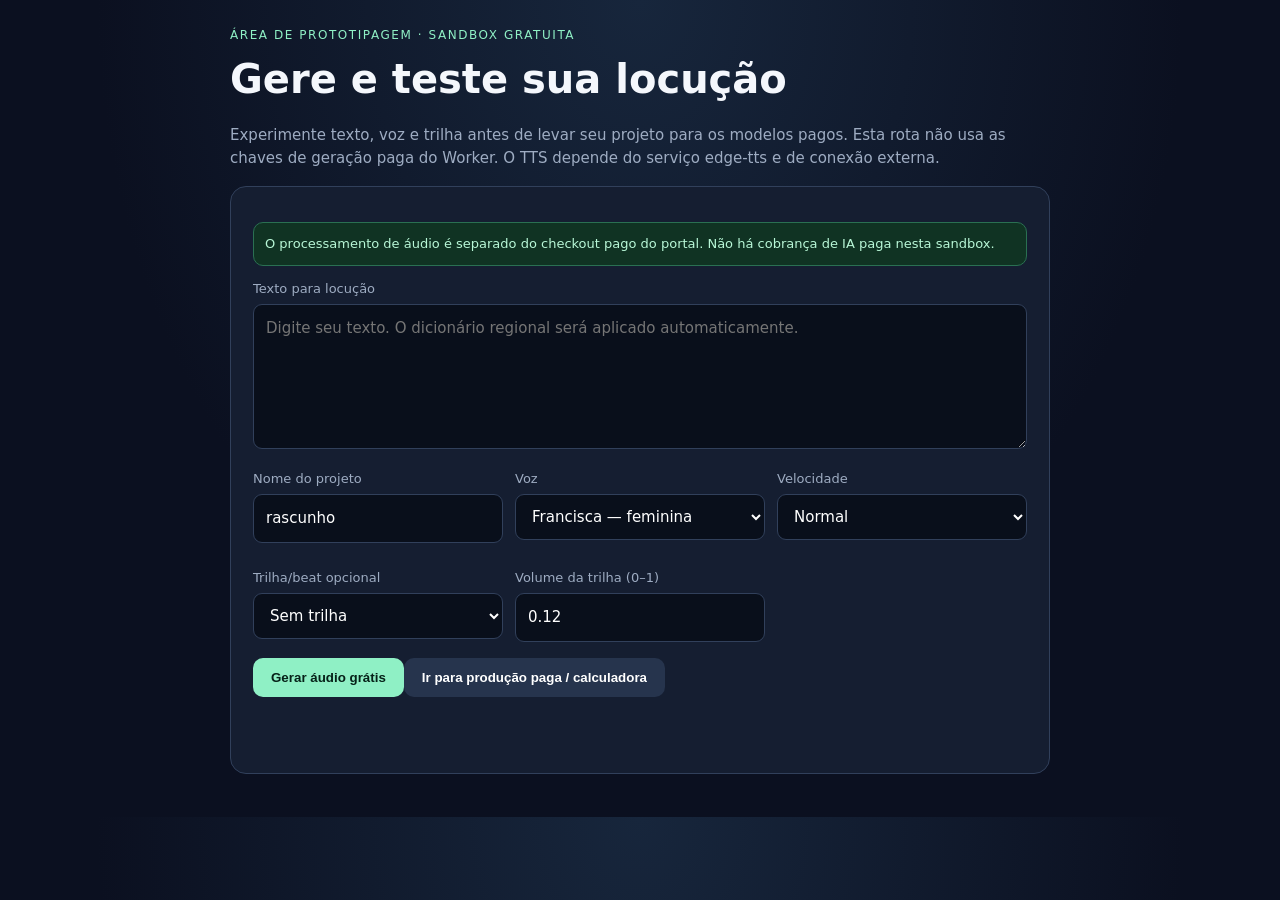
<file: templates/index.html>
<!doctype html>
<html lang="pt-BR"><head><meta charset="utf-8"><meta name="viewport" content="width=device-width,initial-scale=1"><title>Sandbox gratuita de áudio</title>
<style>
:root{color-scheme:dark;--bg:#0b1020;--card:#151e31;--line:#31405b;--mint:#8ff0c5;--muted:#9eacc2}*{box-sizing:border-box}body{margin:0;padding:26px 15px;background:radial-gradient(ellipse at top,#17263c,var(--bg) 60%);color:#f4f7fc;font:15px/1.5 system-ui,sans-serif}.wrap{max-width:820px;margin:auto}.tag{color:var(--mint);text-transform:uppercase;letter-spacing:.13em;font-size:12px}h1{font-size:clamp(27px,5vw,40px);margin:5px 0}.muted{color:var(--muted)}.card{padding:22px;margin:17px 0;border:1px solid var(--line);border-radius:16px;background:var(--card)}label{display:block;margin:13px 0 6px;color:var(--muted);font-size:13px}input,select,textarea{width:100%;padding:12px;border:1px solid var(--line);border-radius:9px;background:#090f1b;color:#fff;font:inherit}textarea{min-height:145px;resize:vertical}.grid{display:grid;grid-template-columns:repeat(auto-fit,minmax(185px,1fr));gap:12px}button,.btn{display:inline-flex;justify-content:center;margin-top:16px;padding:12px 18px;border:0;border-radius:10px;background:var(--mint);color:#062118;font-weight:800;cursor:pointer;text-decoration:none}button:disabled{opacity:.55}.secondary{background:#26344d;color:#fff}.result{display:none;margin-top:18px}.result audio{width:100%}.status{min-height:24px}.free{padding:11px;border:1px solid #2a7052;background:#103323;border-radius:10px;color:#b8f7d7;font-size:13px}
</style></head><body><main class="wrap"><div class="tag">Área de prototipagem · sandbox gratuita</div><h1>Gere e teste sua locução</h1><p class="muted">Experimente texto, voz e trilha antes de levar seu projeto para os modelos pagos. Esta rota não usa as chaves de geração paga do Worker. O TTS depende do serviço edge-tts e de conexão externa.</p>
<section class="card"><p class="free">O processamento de áudio é separado do checkout pago do portal. Não há cobrança de IA paga nesta sandbox.</p><label for="texto">Texto para locução</label><textarea id="texto" maxlength="8000" placeholder="Digite seu texto. O dicionário regional será aplicado automaticamente."></textarea><div class="grid"><div><label for="projeto">Nome do projeto</label><input id="projeto" maxlength="48" value="rascunho"></div><div><label for="voz">Voz</label><select id="voz"><option value="francisca">Francisca — feminina</option><option value="thalita">Thalita — feminina</option><option value="antonio">Antonio — masculina</option><option value="humberto">Humberto — mapeada para Antonio</option></select></div><div><label for="rate">Velocidade</label><select id="rate"><option value="-10%">Lenta (-10%)</option><option value="+0%" selected>Normal</option><option value="+10%">Rápida (+10%)</option><option value="+20%">Muito rápida (+20%)</option></select></div><div><label for="beat">Trilha/beat opcional</label><select id="beat"><option value="">Sem trilha</option></select></div><div><label for="volume">Volume da trilha (0–1)</label><input id="volume" type="number" min="0" max="1" step="0.01" value="0.12"></div></div><button id="generate">Gerar áudio grátis</button><button class="secondary" id="quoteLink" type="button">Ir para produção paga / calculadora</button><p id="status" class="status muted" aria-live="polite"></p><div id="result" class="result"><audio id="player" controls></audio><br><a id="download" class="btn" download>Baixar MP3</a></div></section></main>
<script>
const API_BASE={{ audio_api_base_url|tojson }};const apiPath=path=>API_BASE+path;const $=id=>document.getElementById(id);async function loadBeats(){try{const r=await fetch(apiPath('/api/beats'));const d=await r.json();for(const name of d.beats||[]){const o=document.createElement('option');o.value=name;o.textContent=name;$('beat').append(o)}}catch{}}
$('quoteLink').addEventListener('click',()=>location.href='/calculadora.html');$('generate').addEventListener('click',async()=>{const texto=$('texto').value.trim();if(!texto){$('status').textContent='Digite um texto antes de gerar.';return}const btn=$('generate');btn.disabled=true;$('status').textContent='Gerando a locução e mixando, se houver beat...';$('result').style.display='none';try{const r=await fetch(apiPath('/api/gerar-audio'),{method:'POST',headers:{'Content-Type':'application/json'},body:JSON.stringify({texto,projeto:$('projeto').value,voz:$('voz').value,rate:$('rate').value,beat:$('beat').value,volume_beat:Number($('volume').value)})});const d=await r.json();if(!r.ok||!d.sucesso)throw new Error(d.erro||'Falha na geração');const audioUrl=API_BASE+d.arquivo_url;$('player').src=audioUrl;$('download').href=audioUrl;$('result').style.display='block';$('status').textContent='Áudio pronto. Pré-escute ou baixe o MP3.'}catch(e){$('status').textContent=e.message}finally{btn.disabled=false}});loadBeats();
</script></body></html>
</file>
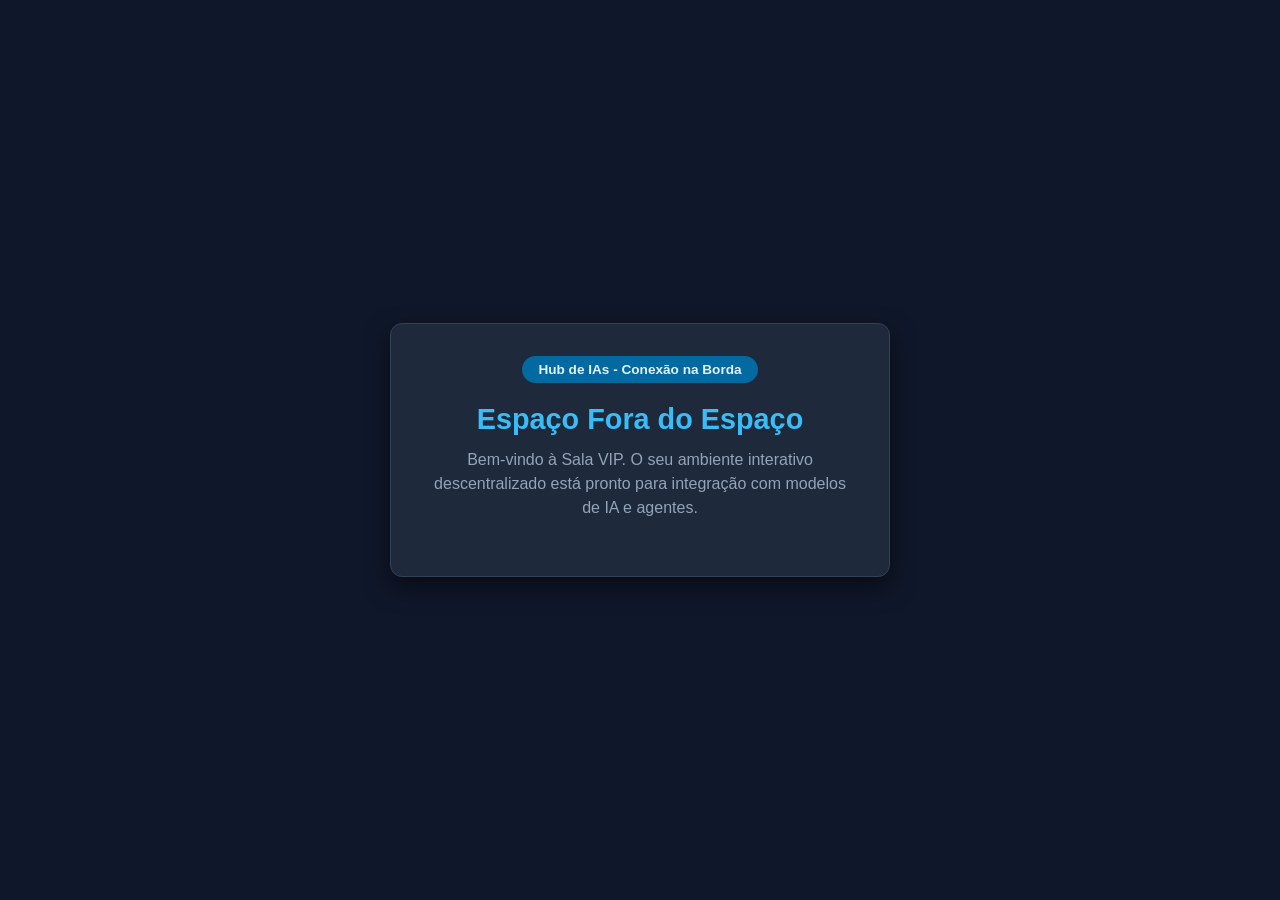
<file: sala_vip.html>
<!DOCTYPE html>
<html lang="pt-BR">
<head>
  <meta charset="UTF-8">
  <meta name="viewport" content="width=device-width, initial-scale=1.0">
  <title>Espaço Fora do Espaço - Sala VIP</title>
  <style>
    * {
      box-sizing: border-box;
      margin: 0;
      padding: 0;
    }
    body {
      font-family: 'Segoe UI', Tahoma, Geneva, Verdana, sans-serif;
      background-color: #0f172a;
      color: #f8fafc;
      display: flex;
      flex-direction: column;
      align-items: center;
      justify-content: center;
      min-height: 100vh;
      padding: 20px;
    }
    .card {
      background-color: #1e293b;
      border: 1px solid #334155;
      border-radius: 12px;
      padding: 32px;
      max-width: 500px;
      width: 100%;
      text-align: center;
      box-shadow: 0 10px 25px rgba(0, 0, 0, 0.5);
    }
    h1 {
      font-size: 1.8rem;
      margin-bottom: 12px;
      color: #38bdf8;
    }
    p {
      color: #94a3b8;
      font-size: 1rem;
      line-height: 1.5;
      margin-bottom: 24px;
    }
    .badge {
      display: inline-block;
      background-color: #0369a1;
      color: #e0f2fe;
      padding: 6px 16px;
      border-radius: 20px;
      font-size: 0.85rem;
      font-weight: 600;
      margin-bottom: 20px;
    }
  </style>
</head>
<body>
  <div class="card">
    <div class="badge">Hub de IAs - Conexão na Borda</div>
    <h1>Espaço Fora do Espaço</h1>
    <p>Bem-vindo à Sala VIP. O seu ambiente interativo descentralizado está pronto para integração com modelos de IA e agentes.</p>
  </div>
</body>
</html>
</file>
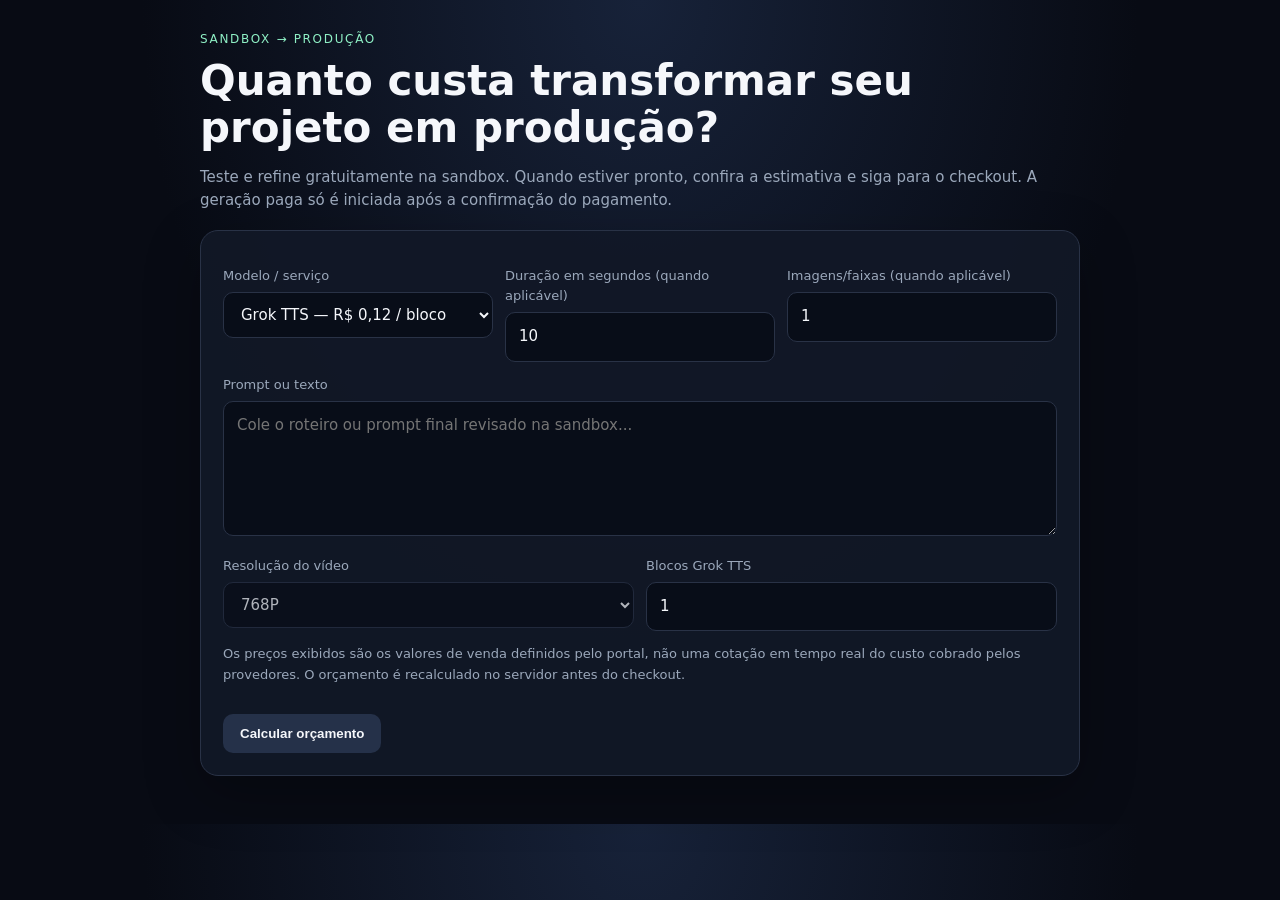
<file: public/calculadora.html>
<!doctype html>
<html lang="pt-BR">
<head>
  <meta charset="utf-8">
  <meta name="viewport" content="width=device-width, initial-scale=1">
  <title>Calculadora de Produção — Espaço Fora do Espaço</title>
  <style>
    :root{color-scheme:dark;--bg:#080b14;--panel:#111827;--line:#293246;--text:#f5f7fb;--muted:#9ba8bb;--mint:#8ff0c5;--red:#ff8585}
    *{box-sizing:border-box}body{margin:0;background:radial-gradient(ellipse at top,#172239,var(--bg) 55%);color:var(--text);font:15px/1.55 Inter,system-ui,sans-serif;padding:30px 16px}
    main{max-width:880px;margin:auto}.tag{color:var(--mint);font-size:12px;text-transform:uppercase;letter-spacing:.14em}h1{font-size:clamp(28px,5vw,42px);line-height:1.12;margin:8px 0}p{color:var(--muted)}.card{background:rgba(17,24,39,.94);border:1px solid var(--line);border-radius:18px;padding:22px;margin:18px 0;box-shadow:0 18px 55px #0004}
    label{display:block;color:var(--muted);font-size:13px;margin:13px 0 6px}select,textarea,input{width:100%;padding:12px 13px;border:1px solid var(--line);border-radius:10px;background:#080d18;color:var(--text);font:inherit}textarea{min-height:135px;resize:vertical}.grid{display:grid;grid-template-columns:repeat(auto-fit,minmax(190px,1fr));gap:12px}button,.btn{display:inline-flex;align-items:center;justify-content:center;padding:12px 17px;background:var(--mint);color:#062016;border:0;border-radius:10px;font-weight:800;text-decoration:none;cursor:pointer;margin-top:16px}button:disabled{opacity:.55;cursor:wait}.secondary{background:#253149;color:var(--text)}.quote{display:grid;grid-template-columns:1fr auto;gap:8px;border-bottom:1px solid var(--line);padding:9px 0}.total{color:var(--mint);font-size:24px;font-weight:800}.hint{font-size:13px}.alert{padding:12px;border-radius:10px;background:#1d2838;color:var(--text);margin-top:12px}.error{color:var(--red)}.hidden{display:none!important}
  </style>
</head>
<body><main>
  <div class="tag">Sandbox → Produção</div>
  <h1>Quanto custa transformar seu projeto em produção?</h1>
  <p>Teste e refine gratuitamente na sandbox. Quando estiver pronto, confira a estimativa e siga para o checkout. A geração paga só é iniciada após a confirmação do pagamento.</p>
  <section class="card">
    <div class="grid">
      <div><label for="modelo">Modelo / serviço</label><select id="modelo">
        <optgroup label="Voz e TTS">
          <option value="grok-tts">Grok TTS — R$ 0,12 / bloco</option><option value="elevenlabs-flash">ElevenLabs Flash v2.5 — R$ 0,75 / 1.000 caracteres</option><option value="elevenlabs-turbo">ElevenLabs Turbo v2.5 — R$ 1,40 / 1.000 caracteres</option><option value="elevenlabs-v3">ElevenLabs v3 — R$ 2,30 / 1.000 caracteres</option><option value="elevenlabs-music">ElevenLabs Music v2 — R$ 2,50 / faixa</option>
        </optgroup>
        <optgroup label="Imagem"><option value="bria-generate">Bria FIBO Generate — R$ 1,90 / imagem</option><option value="bria-edit">Bria FIBO Edit — R$ 1,90 / imagem</option><option value="krea-3">Krea 3 — R$ 1,90 / imagem</option></optgroup>
        <optgroup label="Vídeo — Pruna"><option value="pruna-video-draft">P-Video Draft 720p — R$ 0,10 / segundo</option><option value="pruna-video-padrao">P-Video 720p — R$ 0,40 / segundo</option><option value="pruna-video-alta">P-Video 1080p — R$ 0,75 / segundo</option><option value="pruna-animate">P-Video Animate — R$ 0,40 / segundo</option><option value="pruna-avatar-720p">P-Video Avatar 720p — R$ 0,25 / segundo</option><option value="pruna-avatar-1080p">P-Video Avatar 1080p — R$ 0,45 / segundo</option></optgroup>
        <optgroup label="Vídeo — MiniMax H3 Max"><option value="minimax-480p">H3 Max 480P — R$ 0,50 / segundo</option><option value="minimax-768p">H3 Max 768P — R$ 0,75 / segundo</option></optgroup>
      </select></div>
      <div><label for="duracao">Duração em segundos (quando aplicável)</label><input id="duracao" type="number" min="1" max="120" value="10"></div>
      <div><label for="quantidade">Imagens/faixas (quando aplicável)</label><input id="quantidade" type="number" min="1" max="10" value="1"></div>
    </div>
    <label for="prompt">Prompt ou texto</label><textarea id="prompt" maxlength="5000" placeholder="Cole o roteiro ou prompt final revisado na sandbox..."></textarea>
    <div class="grid">
      <div><label for="resolucao">Resolução do vídeo</label><select id="resolucao"><option value="480P">480P</option><option value="768P" selected>768P</option><option value="1080p">1080p (Pruna)</option></select></div>
      <div><label for="blocos">Blocos Grok TTS</label><input id="blocos" type="number" min="1" max="10" value="1"></div>
    </div>
    <p class="hint">Os preços exibidos são os valores de venda definidos pelo portal, não uma cotação em tempo real do custo cobrado pelos provedores. O orçamento é recalculado no servidor antes do checkout.</p>
    <button id="quoteBtn" class="secondary">Calcular orçamento</button>
    <div id="quote" class="card hidden" aria-live="polite"></div>
    <button id="checkoutBtn" class="hidden">Ir ao pagamento — geração ainda não iniciada</button>
    <div id="message" class="alert hidden" aria-live="polite"></div>
  </section>
  <section id="orderCard" class="card hidden" aria-live="polite"><h2>Pedido de produção</h2><div id="orderStatus"></div><div id="orderResult"></div></section>
</main>
<script>
const $=id=>document.getElementById(id);let latestQuote=null;
function currentPayload(){return {modelo:$('modelo').value,prompt:$('prompt').value.trim(),params:{duracao:Number($('duracao').value)||10,quantidade:Number($('quantidade').value)||1,blocos:Number($('blocos').value)||1,resolution:$('resolucao').value}}}
function msg(text,error=false){$('message').textContent=text;$('message').classList.remove('hidden');$('message').classList.toggle('error',error)}
function toggleInputs(){const m=$('modelo').value;$('duracao').disabled=!m.startsWith('pruna-')&&!m.startsWith('minimax-');$('quantidade').disabled=!['bria-generate','bria-edit','krea-3','elevenlabs-music'].includes(m);$('resolucao').disabled=!m.startsWith('minimax-')&&!m.startsWith('pruna-');$('blocos').disabled=m!=='grok-tts'}
async function calculate(){const payload=currentPayload();if(!payload.prompt){msg('Informe o prompt/texto para calcular.',true);return}const btn=$('quoteBtn');btn.disabled=true;msg('Consultando a cotação autoritativa do servidor...');try{const res=await fetch('/api/orcamento',{method:'POST',headers:{'Content-Type':'application/json'},body:JSON.stringify(payload)});const data=await res.json();if(!res.ok)throw new Error(data.error||'Falha ao calcular');latestQuote={payload,...data.cotacao};renderQuote(latestQuote);$('checkoutBtn').classList.remove('hidden');$('message').classList.add('hidden')}catch(e){latestQuote=null;$('quote').classList.add('hidden');$('checkoutBtn').classList.add('hidden');msg(e.message,true)}finally{btn.disabled=false}}
function renderQuote(q){const rows=[['Serviço',q.descricao],['Provedor/modelo',q.provedor],['Quantidade cobrada',`${q.quantidade} ${q.unidade}`],['Preço unitário',`R$ ${Number(q.preco_unitario).toFixed(2).replace('.',',')} / ${q.unidade}`],['Caracteres do texto',q.caracteres_prompt],['Subtotal',`R$ ${Number(q.subtotal).toFixed(2).replace('.',',')}`]];$('quote').replaceChildren();for(const [k,v] of rows){const r=document.createElement('div');r.className='quote';const a=document.createElement('span');a.textContent=k;const b=document.createElement('strong');b.textContent=v;r.append(a,b);$('quote').append(r)}const total=document.createElement('div');total.className='quote total';const a=document.createElement('span');a.textContent='Total estimado';const b=document.createElement('strong');b.textContent=`R$ ${Number(q.total).toFixed(2).replace('.',',')}`;total.append(a,b);$('quote').append(total);if(q.observacao){const note=document.createElement('p');note.className='hint';note.textContent=q.observacao;$('quote').append(note)}$('quote').classList.remove('hidden')}
async function checkout(){if(!latestQuote){msg('Calcule o orçamento novamente antes de pagar.',true);return}const session=localStorage.getItem('espaco_sessao')||'';if(!session){msg('Desbloqueie sua Sala VIP e tente novamente. A sessão é exigida pelo Worker.',true);return}const btn=$('checkoutBtn');btn.disabled=true;try{const res=await fetch('/api/paid/checkout',{method:'POST',headers:{'Content-Type':'application/json','X-Sessao':session},body:JSON.stringify(latestQuote.payload)});const data=await res.json();if(!res.ok)throw new Error(data.error||'Não foi possível abrir o checkout.');const url=data.checkout_url||data.sandbox_checkout_url;if(!url)throw new Error('O Mercado Pago não retornou uma URL de checkout.');location.assign(url)}catch(e){msg(e.message,true);btn.disabled=false}}
async function checkOrder(orderId){$('orderCard').classList.remove('hidden');$('orderStatus').textContent='Verificando pagamento e estado da produção...';try{const r=await fetch(`/api/paid/status?order_id=${encodeURIComponent(orderId)}`);const d=await r.json();if(!r.ok)throw new Error(d.error||'Falha ao consultar pedido');const p=d.pedido;$('orderStatus').textContent=`Status: ${p.status} · Valor: R$ ${Number(p.valor).toFixed(2).replace('.',',')}`;if(p.error_message)$('orderResult').textContent=p.error_message;if(d.resultado){const pre=document.createElement('pre');pre.style.whiteSpace='pre-wrap';pre.style.overflowWrap='anywhere';pre.textContent=JSON.stringify(d.resultado,null,2);$('orderResult').replaceChildren(pre)}if(['pending','creating_checkout','processing','submitted'].includes(p.status))setTimeout(()=>checkOrder(orderId),5000)}catch(e){$('orderStatus').textContent=e.message}}
$('quoteBtn').addEventListener('click',calculate);$('checkoutBtn').addEventListener('click',checkout);$('modelo').addEventListener('change',()=>{latestQuote=null;$('quote').classList.add('hidden');$('checkoutBtn').classList.add('hidden');toggleInputs()});['prompt','duracao','quantidade','resolucao','blocos'].forEach(id=>$(id).addEventListener('input',()=>{latestQuote=null;$('checkoutBtn').classList.add('hidden')}));toggleInputs();const qs=new URLSearchParams(location.search);if(qs.get('order_id'))checkOrder(qs.get('order_id'));if(qs.get('payment'))msg(`Retorno do checkout: ${qs.get('payment')}. A geração só inicia quando o webhook confirma pagamento aprovado.`)
</script></body></html>
</file>
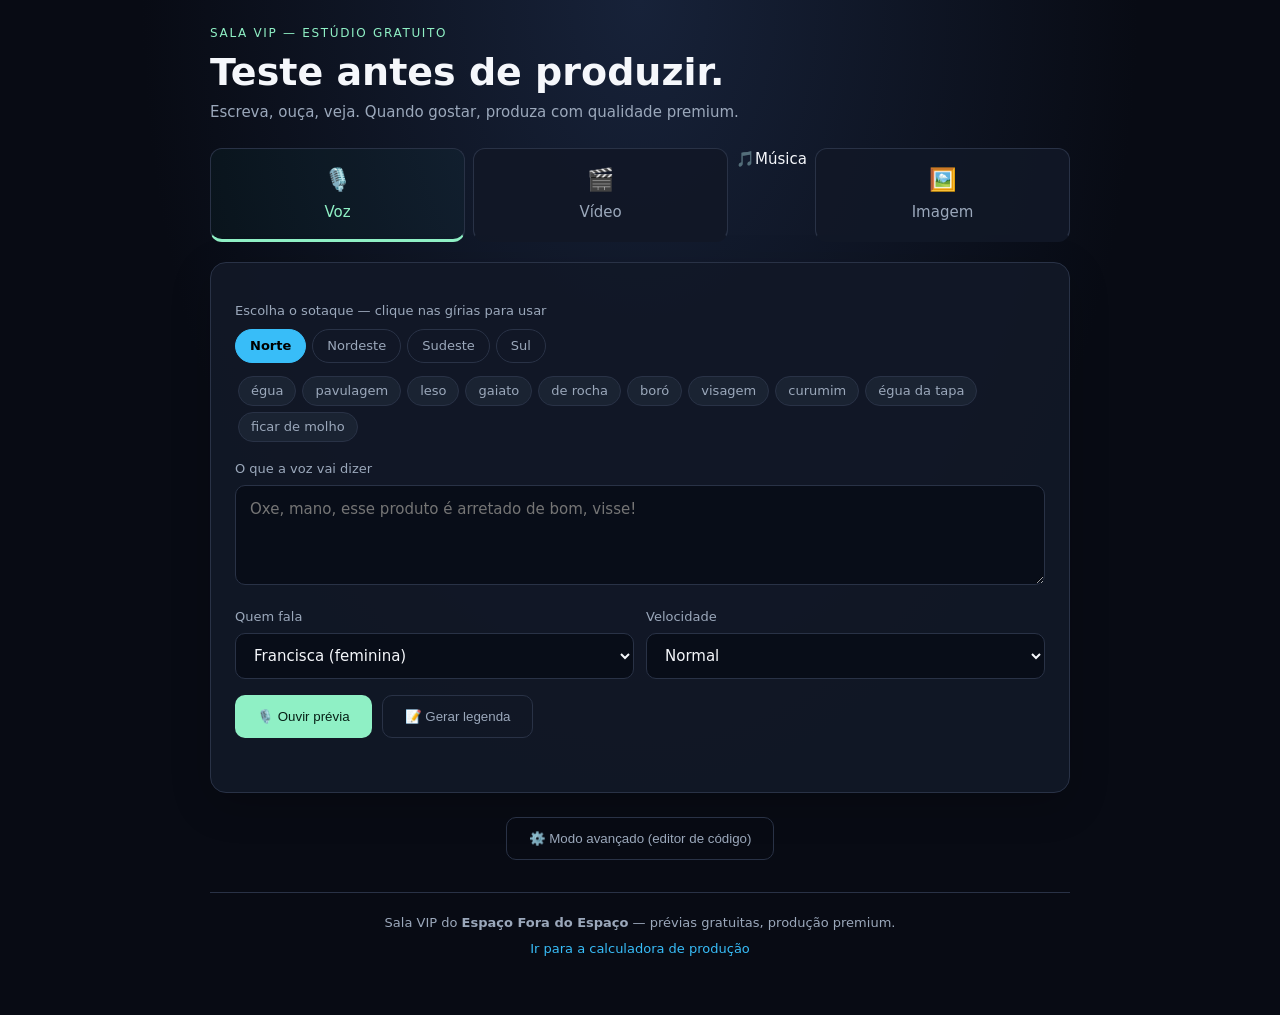
<file: public/sala-vip.html>
<!DOCTYPE html>
<html lang="pt-BR">
<head>
<meta charset="utf-8">
<meta name="viewport" content="width=device-width, initial-scale=1">
<title>Sala VIP — Espaço Fora do Espaço</title>
<style>
:root{
  color-scheme:dark;
  --bg:#080b14;--bg2:#0f172a;--panel:rgba(17,24,39,.94);--line:#293246;
  --text:#f5f7fb;--muted:#9ba8bb;--mint:#8ff0c5;--blue:#38bdf8;
  --red:#ff8585;--gold:#fbbf24;--roxo:#a78bfa;
}
*{box-sizing:border-box;margin:0;padding:0}
body{
  background:radial-gradient(ellipse at top,#172239,var(--bg) 55%);
  color:var(--text);font:15px/1.55 Inter,system-ui,sans-serif;
  min-height:100vh;padding:24px 16px 48px;
}
main{max-width:860px;margin:auto}
.tag{color:var(--mint);font-size:12px;text-transform:uppercase;letter-spacing:.14em}
h1{font-size:clamp(26px,5vw,38px);line-height:1.12;margin:8px 0}
.sub{color:var(--muted);margin-bottom:24px}
.tabs{display:flex;gap:8px;margin-bottom:20px;flex-wrap:wrap}
.tab{
  flex:1;min-width:120px;padding:14px 8px;border:1px solid var(--line);
  border-radius:12px;background:var(--panel);color:var(--muted);
  font:600 14px/1.3 inherit;text-align:center;cursor:pointer;
  transition:.2s;border-bottom:3px solid transparent;
}
.tab:hover{color:var(--text);border-color:var(--blue)}
.tab.ativa{color:var(--mint);border-bottom-color:var(--mint);background:rgba(15,107,92,.08)}
.tab .ico{font-size:22px;display:block;margin-bottom:4px}
.painel{display:none}
.painel.ativo{display:block}
.card{
  background:var(--panel);border:1px solid var(--line);
  border-radius:16px;padding:24px;margin-bottom:16px;
  box-shadow:0 12px 40px #0003;
}
label{display:block;color:var(--muted);font-size:13px;margin:14px 0 6px}
input,select,textarea{
  width:100%;padding:12px 14px;border:1px solid var(--line);
  border-radius:10px;background:#080d18;color:var(--text);
  font:inherit;transition:.15s;
}
input:focus,select:focus,textarea:focus{border-color:var(--blue);outline:none}
textarea{min-height:100px;resize:vertical}
.grid2{display:grid;grid-template-columns:1fr 1fr;gap:12px}
@media(max-width:560px){.grid2{grid-template-columns:1fr}}
.girias-box{margin:10px 0}
.girias-box label{margin-bottom:8px}
.regiao-tabs{display:flex;gap:6px;margin-bottom:10px;flex-wrap:wrap}
.regiao-tab{
  padding:6px 14px;border:1px solid var(--line);border-radius:20px;
  background:transparent;color:var(--muted);font-size:13px;cursor:pointer;
  transition:.15s;
}
.regiao-tab:hover{border-color:var(--blue);color:var(--text)}
.regiao-tab.ativa{background:var(--blue);color:#000;border-color:var(--blue);font-weight:600}
.giria-badge{
  display:inline-block;padding:4px 12px;margin:3px;border-radius:16px;
  background:#1a2332;border:1px solid var(--line);color:var(--muted);
  font-size:13px;cursor:pointer;transition:.15s;user-select:none;
}
.giria-badge:hover{border-color:var(--mint);color:var(--mint)}
.giria-badge.usada{background:rgba(143,240,197,.12);border-color:var(--mint);color:var(--mint)}
btn,.btn{
  display:inline-flex;align-items:center;justify-content:center;gap:8px;
  padding:13px 22px;border:0;border-radius:10px;font:700 15px/1 inherit;
  cursor:pointer;text-decoration:none;transition:.15s;
}
.btn-primaria{background:var(--mint);color:#062016}
.btn-primaria:hover{filter:brightness(1.1)}
.btn-primaria:disabled{opacity:.5;cursor:wait}
.btn-secundaria{background:#253149;color:var(--text)}
.btn-secundaria:hover{background:#2d3a56}
.btn-ghost{background:transparent;color:var(--muted);border:1px solid var(--line)}
.btn-ghost:hover{color:var(--text);border-color:var(--blue)}
.player-area{margin-top:16px;display:none}
.player-area.ativo{display:block}
audio,video{width:100%;border-radius:10px;margin-top:8px;outline:none}
video{background:#000}
img.preview-img{max-width:100%;border-radius:10px;margin-top:8px}
.upsell{
  margin-top:18px;padding:18px;border:1px solid var(--line);
  border-radius:12px;background:linear-gradient(135deg,rgba(15,107,92,.06),rgba(56,189,248,.04));
  display:none;
}
.upsell.ativo{display:block}
.upsell-titulo{color:var(--mint);font-weight:700;font-size:15px;margin-bottom:8px}
.upsell-lista{color:var(--muted);font-size:14px;margin:8px 0 14px;list-style:none}
.upsell-lista li{padding:3px 0}
.upsell-lista li::before{content:"✓ ";color:var(--mint)}
.drop{
  border:2px dashed var(--line);border-radius:10px;padding:20px;
  text-align:center;color:var(--muted);cursor:pointer;transition:.15s;
}
.drop:hover,.drop.sobre{border-color:var(--blue);background:rgba(56,189,248,.05)}
.drop input{display:none}
.arquivos-lista{margin-top:8px}
.arq-item{
  display:flex;align-items:center;justify-content:space-between;
  padding:6px 10px;border:1px solid var(--line);border-radius:6px;
  margin:4px 0;font-size:13px;
}
.arq-item button{background:none;border:none;color:var(--red);cursor:pointer;font-size:16px}
.status{color:var(--muted);font-size:13px;min-height:20px;margin-top:10px}
.status.erro{color:var(--red)}
.status.ok{color:var(--mint)}
.avancado-toggle{text-align:center;margin:24px 0}
.avancado-box{display:none}
.avancado-box.ativo{display:block}
.avancado-box textarea{min-height:200px;font:13px/1.5 Consolas,monospace}
footer{text-align:center;color:var(--muted);font-size:13px;margin-top:32px;padding-top:20px;border-top:1px solid var(--line)}
footer a{color:var(--blue);text-decoration:none}
footer a:hover{text-decoration:underline}
.legenda-box{margin-top:14px;display:none}
.legenda-box.ativo{display:block}
.legenda-box textarea{min-height:80px;font:13px/1.5 Consolas,monospace}
</style>
</head>
<body>
<main>
  <div class="tag">Sala VIP — Estúdio Gratuito</div>
  <h1>Teste antes de produzir.</h1>
  <p class="sub">Escreva, ouça, veja. Quando gostar, produza com qualidade premium.</p>

  <div class="tabs">
    <div class="tab ativa" data-tab="voz"><span class="ico">🎙️</span>Voz</div>
    <div class="tab" data-tab="video"><span class="ico">🎬</span>Vídeo</div>
    <div class="="tab" data-tab="musica"><span class="ico">🎵</span>Música</div>
    <div class="tab" data-tab="imagem"><span class="ico">🖼️</span>Imagem</div>
  </div>

  <!-- VOZ -->
  <section class="painel ativo" id="p-voz">
    <div class="card">
      <div class="girias-box">
        <label>Escolha o sotaque — clique nas gírias para usar</label>
        <div class="regiao-tabs" id="reg-tabs">
          <div class="regiao-tab ativa" data-reg="norte">Norte</div>
          <div class="regiao-tab" data-reg="nordeste">Nordeste</div>
          <div class="regiao-tab" data-reg="sudeste">Sudeste</div>
          <div class="regiao-tab" data-reg="sul">Sul</div>
        </div>
        <div id="girias-badges"></div>
      </div>
      <label for="voz-texto">O que a voz vai dizer</label>
      <textarea id="voz-texto" placeholder="Oxe, mano, esse produto é arretado de bom, visse!"></textarea>
      <div class="grid2">
        <div><label for="voz-voz">Quem fala</label>
          <select id="voz-voz">
            <option value="pt-BR-FranciscaNeural">Francisca (feminina)</option>
            <option value="pt-BR-AntonioNeural">Antonio (masculino)</option>
            <option value="pt-BR-ThalitaMultilingualNeural">Thalita (multilíngue)</option>
          </select></div>
        <div><label for="voz-vel">Velocidade</label>
          <select id="voz-vel">
            <option value="+0%">Normal</option>
            <option value="-10%">Lenta</option>
            <option value="+10%">Rápida</option>
            <option value="+20%">Muito rápida</option>
          </select></div>
      </div>
      <div style="margin-top:16px;display:flex;gap:10px;flex-wrap:wrap">
        <button class="btn btn-primaria" id="voz-btn">🎙️ Ouvir prévia</button>
        <button class="btn btn-ghost" id="voz-legenda-btn">📝 Gerar legenda</button>
      </div>
      <div class="status" id="voz-status"></div>
      <div class="player-area" id="voz-player"><audio id="voz-audio" controls></audio></div>
      <div class="legenda-box" id="voz-legenda-box">
        <label>Legenda para Instagram</label>
        <textarea id="voz-legenda" readonly></textarea>
        <button class="btn btn-secundaria" style="margin-top:8px" id="voz-copiar">📋 Copiar legenda</button>
      </div>
      <div class="upsell" id="voz-upsell">
        <div class="upsell-titulo">✓ Prévia pronta! Quer a versão premium?</div>
        <ul class="upsell-lista">
          <li>Voz ElevenLabs com emoção e naturalidade</li>
          <li>Clonagem de voz a partir de 30s de áudio</li>
          <li>Sem limite de caracteres</li>
        </ul>
        <a class="btn btn-primaria" href="/calculadora.html?modelo=elevenlabs-flash">Produzir com qualidade — a partir de R$ 0,75</a>
      </div>
    </div>
  </section>

  <!-- VÍDEO -->
  <section class="painel" id="p-video">
    <div class="card">
      <label for="vid-narracao">Texto da narração (com gírias)</label>
      <textarea id="vid-narracao" placeholder="Oxe, esse produto chegou pra ficar, visse!"></textarea>
      <div class="grid2">
        <div><label for="vid-cta">Texto na tela (CTA)</label><input id="vid-cta" type="text" placeholder="OFERTA IMPERDÍVEL"></div>
        <div><label for="vid-preco">Preço</label><input id="vid-preco" type="text" placeholder="R$ 89,90"></div>
      </div>
      <label>Imagem de fundo</label>
      <div class="drop" id="vid-drop">Arraste uma imagem ou clique<input type="file" accept="image/*" id="vid-file"></div>
      <div class="arquivos-lista" id="vid-arquivos"></div>
      <div class="grid2">
        <div><label for="vid-voz">Voz</label>
          <select id="vid-voz">
            <option value="pt-BR-FranciscaNeural">Francisca</option>
            <option value="pt-BR-AntonioNeural">Antonio</option>
            <option value="pt-BR-ThalitaMultilingualNeural">Thalita</option>
          </select></div>
        <div><label for="vid-duracao">Duração (segundos)</label><input id="vid-duracao" type="number" min="5" max="15" value="10"></div>
      </div>
      <button class="btn btn-primaria" id="vid-btn" style="margin-top:16px">🎬 Gerar prévia de vídeo</button>
      <div class="status" id="vid-status"></div>
      <div class="player-area" id="vid-player"><video id="vid-video" controls></video></div>
      <div class="upsell" id="vid-upsell">
        <div class="upsell-titulo">✓ Prévia do vídeo pronta! Quer a versão completa?</div>
        <ul class="upsell-lista">
          <li>Vídeo gerado por IA (Pruna/MiniMax)</li>
          <li>Avatar animado falando</li>
          <li>Resolução 1080p sem marca d'água</li>
        </ul>
        <a class="btn btn-primaria" href="/calculadora.html?modelo=pruna-video-padrao">Produzir vídeo completo — a partir de R$ 0,10/seg</a>
      </div>
    </div>
  </section>

  <!-- MÚSICA -->
  <section class="painel" id="p-musica">
    <div class="card">
      <label for="mus-clima">Qual o clima?</label>
      <select id="mus-clima">
        <option value="animado">🔥 Animado</option>
        <option value="relaxado">😌 Relaxado</option>
        <option value="urbano">🎤 Urbano</option>
        <option value="inspirador">✨ Inspirador</option>
      </select>
      <label>Sua trilha (MP3) — opcional</label>
      <div class="drop" id="mus-drop">Arraste um beat ou clique<input type="file" accept="audio/*" id="mus-file"></div>
      <div class="arquivos-lista" id="mus-arquivos"></div>
      <label for="mus-voz-texto">Voz por cima da trilha — opcional</label>
      <textarea id="mus-voz-texto" placeholder="Deixe vazio para só ouvir o beat"></textarea>
      <div class="grid2">
        <div><label for="mus-voz">Voz</label>
          <select id="mus-voz">
            <option value="pt-BR-FranciscaNeural">Francisca</option>
            <option value="pt-BR-AntonioNeural">Antonio</option>
            <option value="pt-BR-ThalitaMultilingualNeural">Thalita</option>
          </select></div>
        <div><label for="mus-volume">Volume da trilha</label>
          <select id="mus-volume">
            <option value="0.08">Suave (8%)</option>
            <option value="0.12" selected>Normal (12%)</option>
            <option value="0.20">Forte (20%)</option>
          </select></div>
      </div>
      <button class="btn btn-primaria" id="mus-btn" style="margin-top:16px">🎵 Gerar prévia</button>
      <div class="status" id="mus-status"></div>
      <div class="player-area" id="mus-player"><audio id="mus-audio" controls></audio></div>
      <div class="upsell" id="mus-upsell">
        <div class="upsell-titulo">✓ Prévia da trilha pronta!</div>
        <ul class="upsell-lista">
          <li>Música original gerada por IA (ElevenLabs Music)</li>
          <li>Composição personalizada para seu projeto</li>
        </ul>
        <a class="btn btn-primaria" href="/calculadora.html?modelo=elevenlabs-music">Produzir música original — R$ 2,50/faixa</a>
      </div>
    </div>
  </section>

  <!-- IMAGEM -->
  <section class="painel" id="p-imagem">
    <div class="card">
      <label for="img-desc">Descreva a imagem</label>
      <textarea id="img-desc" placeholder="Um vendedor nordestino sorrindo com produtos tropicais"></textarea>
      <label>Imagem base (opcional — para editar)</label>
      <div class="drop" id="img-drop">Arraste uma imagem ou clique<input type="file" accept="image/*" id="img-file"></div>
      <div class="arquivos-lista" id="img-arquivos"></div>
      <div class="grid2">
        <div><label for="img-cta">Texto na imagem</label><input id="img-cta" type="text" placeholder="OFERTA"></div>
        <div><label for="img-preco">Preço na imagem</label><input id="img-preco" type="text" placeholder="R$ 89,90"></div>
      </div>
      <button class="btn btn-primaria" id="img-btn" style="margin-top:16px">🖼️ Gerar prévia</button>
      <div class="status" id="img-status"></div>
      <div class="player-area" id="img-player"><img id="img-result" class="preview-img" alt="Prévia gerada"></div>
      <div class="upsell" id="img-upsell">
        <div class="upsell-titulo">✓ Prévia da imagem pronta!</div>
        <ul class="upsell-lista">
          <li>Imagem 4K gerada por IA (Bria/Krea)</li>
          <li>Edição e ajustes profissionais</li>
        </ul>
        <a class="btn btn-primaria" href="/calculadora.html?modelo=bria-generate">Produzir imagem em alta resolução — R$ 1,90</a>
      </div>
    </div>
  </section>

  <!-- MODO AVANÇADO -->
  <div class="avancado-toggle">
    <button class="btn btn-ghost" id="avancado-btn">⚙️ Modo avançado (editor de código)</button>
  </div>
  <div class="avancado-box" id="avancado-box">
    <div class="card">
      <label for="adv-codigo">Seu código Python (roda no servidor)</label>
      <textarea id="adv-codigo" spellcheck="false">print("Olá, laboratório")</textarea>
      <label>Arquivos para enviar</label>
      <div class="drop" id="adv-drop">Arraste arquivos ou clique<input type="file" multiple id="adv-file"></div>
      <div class="arquivos-lista" id="adv-arquivos"></div>
      <button class="btn btn-primaria" id="adv-btn" style="margin-top:14px">▶ Rodar</button>
      <div class="status" id="adv-status"></div>
      <label>Saída</label>
      <pre id="adv-saida" style="background:#080d18;border:1px solid var(--line);border-radius:8px;padding:12px;min-height:80px;max-height:300px;overflow:auto;white-space:pre-wrap;font:13px Consolas,monospace;margin-top:6px"></pre>
      <div id="adv-downloads"></div>
    </div>
  </div>

  <footer>
    <p>Sala VIP do <strong>Espaço Fora do Espaço</strong> — prévias gratuitas, produção premium.</p>
    <p style="margin-top:6px"><a href="/calculadora.html">Ir para a calculadora de produção</a></p>
    <p id="girias-count" style="margin-top:8px"></p>
  </footer>
</main>

<script>
// CONFIG — troque pela URL do seu backend quando deployar
const SANDBOX = "http://localhost:8080"; // ← Render/Fly.io URL aqui

// GÍRIAS POR REGIÃO
const GIRIAS = {
  norte: ["égua","pavulagem","leso","gaiato","de rocha","boró","visagem","curumim","égua da tapa","ficar de molho"],
  nordeste: ["oxe","oxente","visse","arretado","aperreado","resenha","mangar","mói","mainha","painho","liso","cabra","cabra da peste","perrengue","fuleragem"],
  sudeste: ["mano","mana","mina","trampo","trampar","rolê","busão","quebrada","trem","uai"],
  sul: ["bah","tchê","guri","guria","tri","butiá","capanga","pucherito","preparar o chimarrão"]
};

// CONVERSÃO DE PREÇOS PARA EXTENSO
const UNI=["zero","um","dois","três","quatro","cinco","seis","sete","oito","nove","dez","onze","doze","treze","quatorze","quinze","dezesseis","dezessete","dezoito","dezenove","vinte","trinta","quarenta","cinquenta","sessenta","setenta","oitenta","noventa"];
function num2ext(n){
  n=String(n).replace(/\D/g,"");
  if(+n<=20)return UNI[+n]||n;
  if(+n<100){const d=Math.floor(+n/10)*10,u=+n%10;return u?UNI[d]+" e "+UNI[u]:UNI[d]}
  if(+n<1000){const c=Math.floor(+n/100)*100,r=+n%100;const cn={100:"cem",200:"duzentos",300:"trezentos",400:"quatrocentos",500:"quinhentos",600:"seiscentos",700:"setecentos",800:"oitocentos",900:"novecentos"}[c];return r?cn+" e "+num2ext(r):cn}
  return n;
}
function preco2ext(txt){
  return txt.replace(/r\$\s*([\d.,]+)/gi,(m,v)=>{
    v=v.replace(/\./g,"").replace(",",".");
    const f=parseFloat(v);if(isNaN(f))return m;
    const i=Math.floor(f),d=Math.round((f-i)*100);
    let r=num2ext(i)+" reais";
    if(d)r+=" e "+num2ext(d)+" centavos";
    return r;
  });
}

// HELPERS
const $=s=>document.querySelector(s);
const $$=s=>document.querySelectorAll(s);
const esc=t=>String(t).replace(/[&<>"]/g,c=>({"&":"&amp;","<":"&lt;",">":"&gt;","\"":"&quot;"}[c]));
function statusEl(id,msg,ok){const e=$(id);e.textContent=msg;e.className="status"+(ok===false?" erro":ok?" ok":"")}
function showPlayer(id){$(id).classList.add("ativo")}
function showUpsell(id){$(id).classList.add("ativo")}
function b64ToBlob(b64,mime){const bin=atob(b64);const arr=new Uint8Array(bin.length);for(let i=0;i<bin.length;i++)arr[i]=bin.charCodeAt(i);return new Blob([arr],{type:mime||"application/octet-stream"})}

// NAVEGAÇÃO ENTRE ABAS
$$(".tab").forEach(t=>t.onclick=()=>{
  $$(".tab").forEach(x=>x.classList.remove("ativa"));
  $$(".painel").forEach(x=>x.classList.remove("ativo"));
  t.classList.add("ativa");
  $("#p-"+t.dataset.tab).classList.add("ativo");
});

// GÍRIAS — BADGES POR REGIÃO
let regiaoAtual="norte";
function renderGirias(){
  const box=$("#girias-badges");
  box.innerHTML=GIRIAS[regiaoAtual].map(g=>`<span class="giria-badge" data-g="${esc(g)}">${esc(g)}</span>`).join("");
  box.querySelectorAll(".giria-badge").forEach(b=>b.onclick=()=>{
    const ta=$("#voz-texto");
    const g=b.dataset.g;
    const pos=ta.selectionStart||ta.value.length;
    ta.value=ta.value.slice(0,pos)+g+" "+ta.value.slice(pos);
    ta.focus();
    b.classList.add("usada");
  });
}
$$("#reg-tabs .regiao-tab").forEach(t=>t.onclick=()=>{
  $$("#reg-tabs .regiao-tab").forEach(x=>x.classList.remove("ativa"));
  t.classList.add("ativa");
  regiaoAtual=t.dataset.reg;
  renderGirias();
});
renderGirias();

// UPLOAD DE ARQUIVOS
function setupDrop(dropId,fileId,listId){
  const drop=$(dropId),input=$(fileId),list=$(listId);
  let arquivos=[];
  drop.onclick=()=>input.click();
  drop.ondragover=e=>{e.preventDefault();drop.classList.add("sobre")};
  drop.ondragleave=()=>drop.classList.remove("sobre");
  drop.ondrop=e=>{e.preventDefault();drop.classList.remove("sobre");addFiles(e.dataTransfer.files)};
  input.onchange=e=>addFiles(e.target.files);
  function addFiles(fs){arquivos=[...arquivos,...fs];renderList()}
  function renderList(){
    list.innerHTML=arquivos.map((f,i)=>`<div class="arq-item"><span>${esc(f.name)} (${(f.size/1024).toFixed(0)}KB)</span><button data-i="${i}">✕</button></div>`).join("");
    list.querySelectorAll("button").forEach(b=>b.onclick=()=>{arquivos.splice(+b.dataset.i,1);renderList()});
  }
  return{get:()=>arquivos,clear:()=>{arquivos=[];renderList()}};
}

// ABA VOZ
$("#voz-btn").onclick=async()=>{
  const texto=preco2ext($("#voz-texto").value.trim());
  if(!texto){statusEl("#voz-status","Digite um texto.",false);return}
  const btn=$("#voz-btn");btn.disabled=true;
  statusEl("#voz-status","Gerando voz...");
  try{
    const r=await fetch(SANDBOX+"/api/voz",{
      method:"POST",headers:{"Content-Type":"application/json"},
      body:JSON.stringify({texto,voz:$("#voz-voz").value,girias:true})
    });
    if(!r.ok){const j=await r.json().catch(()=>{});statusEl("#voz-status",j?.erro||"Erro ao gerar voz.",false);return}
    const blob=await r.blob();
    $("#voz-audio").src=URL.createObjectURL(blob);
    showPlayer("#voz-player");showUpsell("#voz-upsell");
    statusEl("#voz-status","Voz pronta.",true);
    $("#voz-audio").play();
  }catch(e){statusEl("#voz-status","Não foi possível conectar ao servidor.",false)}
  finally{btn.disabled=false}
};
$("#voz-legenda-btn").onclick=()=>{
  const texto=$("#voz-texto").value.trim();
  if(!texto){statusEl("#voz-status","Digite um texto primeiro.",false);return}
  $("#voz-legenda").value=`${texto}\n\n💰 Preço: [informar]\n🔗 Link na bio\n\n#achadinhos #oferta #espacoforadoespaco`;
  $("#voz-legenda-box").classList.add("ativo");
  statusEl("#voz-status","Legenda gerada.",true);
};
$("#voz-copiar").onclick=()=>{navigator.clipboard.writeText($("#voz-legenda").value);statusEl("#voz-status","Legenda copiada!",true)};

// ABA VÍDEO
const vidUpload=setupDrop("#vid-drop","#vid-file","#vid-arquivos");
$("#vid-btn").onclick=async()=>{
  const texto=preco2ext($("#vid-narracao").value.trim());
  if(!texto){statusEl("#vid-status","Escreva a narração.",false);return}
  const arqs=vidUpload.get();
  if(!arqs.length){statusEl("#vid-status","Suba uma imagem de fundo.",false);return}
  const cta=$("#vid-cta").value||"",preco=$("#vid-preco").value||"",voz=$("#vid-voz").value;
  const dur=parseInt($("#vid-duracao").value)||10,imgName=arqs[0].name;
  const btn=$("#vid-btn");btn.disabled=true;
  statusEl("#vid-status","Compondo vídeo...");
  const script=`import edge_tts,asyncio,subprocess,os
async def v():
 await edge_tts.Communicate(${JSON.stringify(texto)},${JSON.stringify(voz)}).save("v.mp3")
asyncio.run(v())
subprocess.run(["ffmpeg","-y","-loop","1","-i",${JSON.stringify(imgName)},"-i","v.mp3",
 "-c:v","libx264","-tune","stillimage","-c:a","aac","-b:a","128k","-pix_fmt","yuv420p",
 "-t",${JSON.stringify(String(dur))},
 "-vf","drawtext=text=${JSON.stringify(cta).replace(/"/g,'\\"')}:fontsize=60:fontcolor=white:x=(w-text_w)/2:y=80:box=1:boxcolor=black@0.5:boxborderw=10,drawtext=text=${JSON.stringify(preco).replace(/"/g,'\\"')}:fontsize=80:fontcolor=gold:x=(w-text_w)/2:y=h-200:box=1:boxcolor=black@0.5:boxborderw=10",
 "out.mp4"],timeout=15,check=True)
print("ok")`;
  const fd=new FormData();fd.append("codigo",script);
  arqs.forEach(f=>fd.append("arquivos",f));
  try{
    const r=await fetch(SANDBOX+"/api/rodar",{method:"POST",body:fd});
    const j=await r.json();
    if(j.erro){statusEl("#vid-status",j.erro,false);return}
    const vid=j.arquivos?.find(a=>a.nome==="out.mp4");
    if(!vid){statusEl("#vid-status","Vídeo não foi gerado.",false);return}
    $("#vid-video").src=URL.createObjectURL(b64ToBlob(vid.b64,"video/mp4"));
    showPlayer("#vid-player");showUpsell("#vid-upsell");
    statusEl("#vid-status","Vídeo pronto.",true);
  }catch(e){statusEl("#vid-status","Não foi possível conectar.",false)}
  finally{btn.disabled=false}
};

// ABA MÚSICA
const musUpload=setupDrop("#mus-drop","#mus-file","#mus-arquivos");
$("#mus-btn").onclick=async()=>{
  const vozTexto=preco2ext($("#mus-voz-texto").value.trim());
  const arqs=musUpload.get(),vol=$("#mus-volume").value;
  const btn=$("#mus-btn");btn.disabled=true;
  statusEl("#mus-status","Gerando prévia...");
  let script;
  if(vozTexto&&arqs.length){
    script=`import edge_tts,asyncio,subprocess
async def v():
 await edge_tts.Communicate(${JSON.stringify(vozTexto)},${JSON.stringify($("#mus-voz").value)}).save("v.mp3")
asyncio.run(v())
subprocess.run(["ffmpeg","-y","-i",${JSON.stringify(arqs[0].name)},"-i","v.mp3",
 "-filter_complex","[0:a]volume=${vol}[b];[1:a]volume=1.0[vo];[b][vo]amix=inputs=2:duration=shortest",
 "-c:a","libmp3lame","-q:a","2","out.mp3"],timeout=15,check=True)
print("ok")`;
  }else if(arqs.length){
    script=`import subprocess
subprocess.run(["ffmpeg","-y","-i",${JSON.stringify(arqs[0].name)},"-t","15","-c:a","libmp3lame","-q:a","2","out.mp3"],timeout=15,check=True)
print("ok")`;
  }else{
    script=`import subprocess
subprocess.run(["ffmpeg","-y","-f","lavfi","-i","sine=frequency=440:duration=3","-c:a","libmp3lame","-q:a","2","out.mp3"],timeout=10,check=True)
print("ok")`;
  }
  const fd=new FormData();fd.append("codigo",script);
  arqs.forEach(f=>fd.append("arquivos",f));
  try{
    const r=await fetch(SANDBOX+"/api/rodar",{method:"POST",body:fd});
    const j=await r.json();
    if(j.erro){statusEl("#mus-status",j.erro,false);return}
    const aud=j.arquivos?.find(a=>a.nome.endsWith(".mp3"));
    if(!aud){statusEl("#mus-status","Áudio não gerado.",false);return}
    $("#mus-audio").src=URL.createObjectURL(b64ToBlob(aud.b64,"audio/mpeg"));
    showPlayer("#mus-player");showUpsell("#mus-upsell");
    statusEl("#mus-status","Prévia pronta.",true);
  }catch(e){statusEl("#mus-status","Não foi possível conectar.",false)}
  finally{btn.disabled=false}
};

// ABA IMAGEM
const imgUpload=setupDrop("#img-drop","#img-file","#img-arquivos");
$("#img-btn").onclick=async()=>{
  const desc=$("#img-desc").value.trim(),cta=$("#img-cta").value||"",preco=$("#img-preco").value||"";
  const arqs=imgUpload.get();
  const btn=$("#img-btn");btn.disabled=true;
  statusEl("#img-status","Gerando imagem...");
  let script;
  if(arqs.length){
    script=`from PIL import Image,ImageDraw,ImageFont
img=Image.open(${JSON.stringify(arqs[0].name)}).convert("RGB")
img=img.resize((1080,1080))
d=ImageDraw.Draw(img)
try:f1=ImageFont.truetype("/usr/share/fonts/truetype/dejavu/DejaVuSans-Bold.ttf",72)
except:f1=ImageFont.load_default()
try:f2=ImageFont.truetype("/usr/share/fonts/truetype/dejavu/DejaVuSans-Bold.ttf",100)
except:f2=ImageFont.load_default()
${cta?`d.text((540,60),${JSON.stringify(cta)},fill="white",font=f1,anchor="mm",stroke_width=3,stroke_fill="black")`:""}
${preco?`d.text((540,1000),${JSON.stringify(preco)},fill="#FFD700",font=f2,anchor="mm",stroke_width=4,stroke_fill="black")`:""}
img.save("out.png")
print("ok")`;
  }else{
    script=`from PIL import Image,ImageDraw,ImageFont
img=Image.new("RGB",(1080,1080),(15,23,42))
d=ImageDraw.Draw(img)
try:f=ImageFont.truetype("/usr/share/fonts/truetype/dejavu/DejaVuSans-Bold.ttf",48)
except:f=ImageFont.load_default()
d.text((540,400),${JSON.stringify(desc.slice(0,80))},fill="white",font=f,anchor="mm",align="center")
${cta?`d.text((540,500),${JSON.stringify(cta)},fill="#8ff0c5",font=f,anchor="mm")`:""}
${preco?`d.text((540,600),${JSON.stringify(preco)},fill="#FFD700",font=f,anchor="mm")`:""}
img.save("out.png")
print("ok")`;
  }
  const fd=new FormData();fd.append("codigo",script);
  arqs.forEach(f=>fd.append("arquivos",f));
  try{
    const r=await fetch(SANDBOX+"/api/rodar",{method:"POST",body:fd});
    const j=await r.json();
    if(j.erro){statusEl("#img-status",j.erro,false);return}
    const img=j.arquivos?.find(a=>a.nome.endsWith(".png"));
    if(!img){statusEl("#img-status","Imagem não gerada.",false);return}
    $("#img-result").src=URL.createObjectURL(b64ToBlob(img.b64,"image/png"));
    showPlayer("#img-player");showUpsell("#img-upsell");
    statusEl("#img-status","Imagem pronta.",true);
  }catch(e){statusEl("#img-status","Não foi possível conectar.",false)}
  finally{btn.disabled=false}
};

// MODO AVANÇADO
$("#avancado-btn").onclick=()=>{
  const box=$("#avancado-box");
  box.classList.toggle("ativo");
  $("#avancado-btn").textContent=box.classList.contains("ativo")?"⚙️ Fechar modo avançado":"⚙️ Modo avançado (editor de código)";
};
const advUpload=setupDrop("#adv-drop","#adv-file","#adv-arquivos");
$("#adv-btn").onclick=async()=>{
  const codigo=$("#adv-codigo").value;
  if(!codigo.trim()){statusEl("#adv-status","Escreva um código.",false);return}
  const btn=$("#adv-btn");btn.disabled=true;
  statusEl("#adv-status","Rodando...");
  $("#adv-saida").textContent="";$("#adv-downloads").innerHTML="";
  const fd=new FormData();fd.append("codigo",codigo);
  advUpload.get().forEach(f=>fd.append("arquivos",f));
  try{
    const r=await fetch(SANDBOX+"/api/rodar",{method:"POST",body:fd});
    const j=await r.json();
    $("#adv-saida").textContent=(j.saida||"")+(j.erro?"\n"+j.erro:"");
    statusEl("#adv-status",j.codigo===0?"Terminou.":"Terminou com erro.",j.codigo===0);
    (j.arquivos||[]).forEach(a=>{
      const a2=document.createElement("a");
      a2.href=URL.createObjectURL(b64ToBlob(a.b64));
      a2.download=a.nome;a2.textContent="⬇ "+a.nome;
      a2.className="btn btn-secundaria";a2.style.margin="4px";
      $("#adv-downloads").append(a2);
    });
  }catch(e){statusEl("#adv-status","Não foi possível conectar.",false)}
  finally{btn.disabled=false}
};

// STATUS — contagem de gírias
fetch(SANDBOX+"/api/status").then(r=>r.json()).then(s=>{
  if(s.girias)$("#girias-count").textContent=`${s.girias} gírias regionais carregadas (${s.fonte})`;
}).catch(()=>{});
</script>
</body>
</html>
</file>
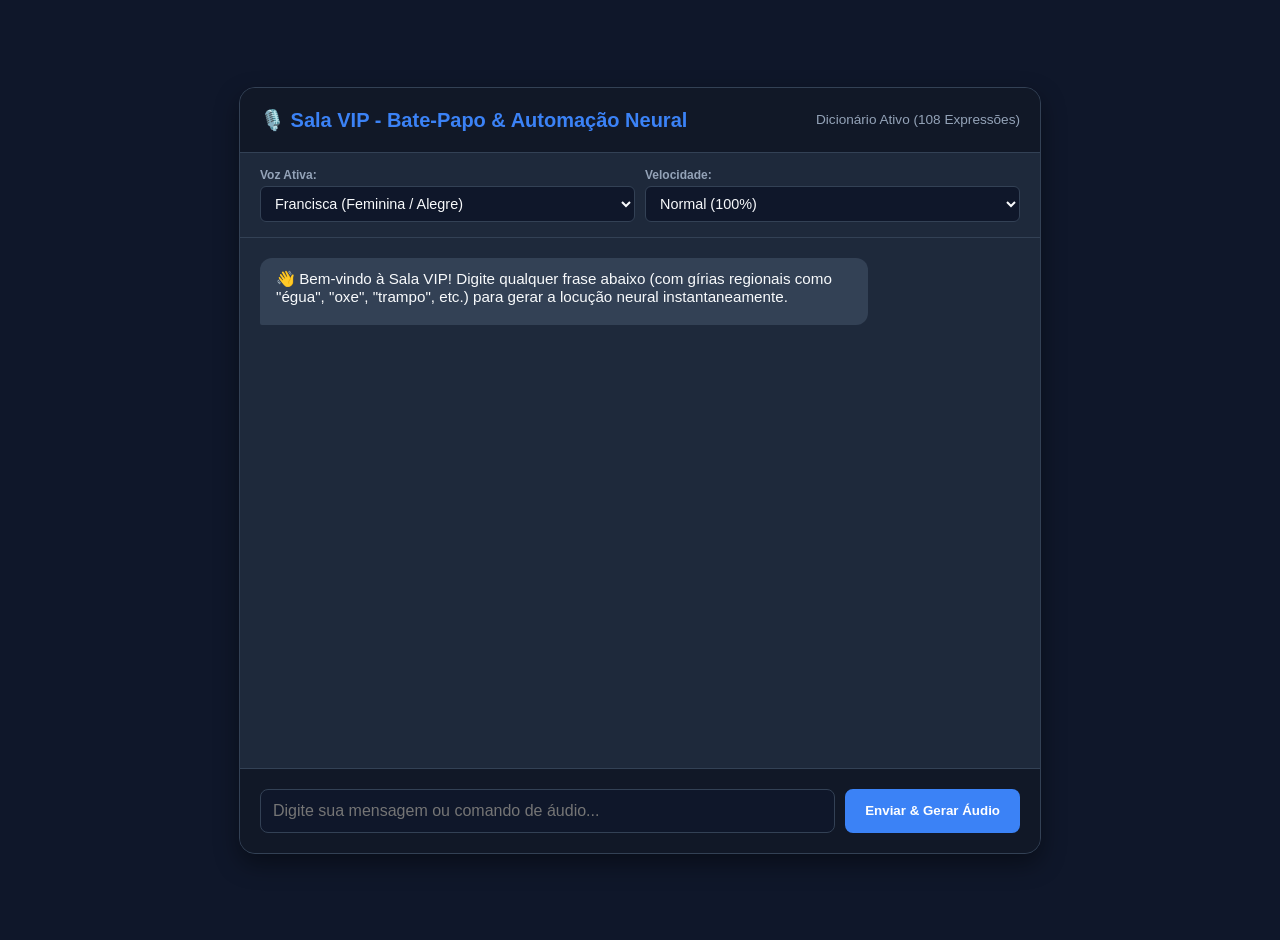
<file: templates/sala_vip.html>
<!DOCTYPE html>
<html lang="pt-BR">
<head>
    <meta charset="UTF-8">
    <meta name="viewport" content="width=device-width, initial-scale=1.0">
    <title>Sala VIP - Chat & Automação de Áudio</title>
    <style>
        :root {
            --bg-color: #0f172a;
            --card-bg: #1e293b;
            --primary: #3b82f6;
            --primary-hover: #2563eb;
            --text-color: #f8fafc;
            --text-muted: #94a3b8;
            --border: #334155;
            --bubble-user: #2563eb;
            --bubble-system: #334155;
        }

        body {
            font-family: 'Segoe UI', Tahoma, Geneva, Verdana, sans-serif;
            background-color: var(--bg-color);
            color: var(--text-color);
            margin: 0;
            padding: 20px;
            display: flex;
            justify-content: center;
            align-items: center;
            min-height: 100vh;
        }

        .chat-container {
            width: 100%;
            max-width: 800px;
            height: 85vh;
            background-color: var(--card-bg);
            border: 1px solid var(--border);
            border-radius: 16px;
            display: flex;
            flex-direction: column;
            box-shadow: 0 10px 25px rgba(0, 0, 0, 0.4);
            overflow: hidden;
        }

        .chat-header {
            padding: 20px;
            background-color: #111827;
            border-bottom: 1px solid var(--border);
            display: flex;
            justify-content: space-between;
            align-items: center;
        }

        .chat-header h1 {
            margin: 0;
            font-size: 1.25rem;
            color: var(--primary);
        }

        .controls-bar {
            display: flex;
            gap: 10px;
            padding: 15px 20px;
            background-color: #1e293b;
            border-bottom: 1px solid var(--border);
            flex-wrap: wrap;
        }

        .control-group {
            flex: 1;
            min-width: 150px;
        }

        .control-group label {
            display: block;
            font-size: 0.75rem;
            color: var(--text-muted);
            margin-bottom: 4px;
            font-weight: 600;
        }

        select, input[type="text"] {
            width: 100%;
            padding: 8px 10px;
            background-color: #0f172a;
            border: 1px solid var(--border);
            border-radius: 6px;
            color: var(--text-color);
            font-size: 0.9rem;
        }

        .chat-messages {
            flex: 1;
            padding: 20px;
            overflow-y: auto;
            display: flex;
            flex-direction: column;
            gap: 15px;
        }

        .message {
            max-width: 80%;
            padding: 12px 16px;
            border-radius: 12px;
            position: relative;
            animation: fadeIn 0.3s ease;
        }

        @keyframes fadeIn {
            from { opacity: 0; transform: translateY(10px); }
            to { opacity: 1; transform: translateY(0); }
        }

        .message.user {
            background-color: var(--bubble-user);
            align-self: flex-end;
            border-bottom-right-radius: 2px;
        }

        .message.system {
            background-color: var(--bubble-system);
            align-self: flex-start;
            border-bottom-left-radius: 2px;
            width: 100%;
            box-sizing: border-box;
        }

        .message-text {
            font-size: 0.95rem;
            margin-bottom: 8px;
            word-break: break-word;
        }

        .message audio {
            width: 100%;
            height: 35px;
            margin-top: 5px;
        }

        .chat-input-area {
            padding: 20px;
            background-color: #111827;
            border-top: 1px solid var(--border);
            display: flex;
            gap: 10px;
        }

        input[type="text"].message-input {
            flex: 1;
            padding: 12px;
            border-radius: 8px;
            font-size: 1rem;
        }

        button {
            padding: 0 20px;
            background-color: var(--primary);
            color: white;
            border: none;
            border-radius: 8px;
            font-weight: bold;
            cursor: pointer;
            transition: background-color 0.2s;
        }

        button:hover {
            background-color: var(--primary-hover);
        }
    </style>
</head>
<body>

    <div class="chat-container">
        <div class="chat-header">
            <h1>🎙️ Sala VIP - Bate-Papo & Automação Neural</h1>
            <span style="font-size: 0.85rem; color: var(--text-muted);">Dicionário Ativo (108 Expressões)</span>
        </div>

        <!-- BARRA DE CONTROLOS CORRETAMENTE INCLUÍDA -->
        <div class="controls-bar">
            <div class="control-group">
                <label for="vozSelect">Voz Ativa:</label>
                <select id="vozSelect">
                    <option value="francisca">Francisca (Feminina / Alegre)</option>
                    <option value="thalita">Camila (Feminina / Suave)</option>
                    <option value="antonio">Antonio (Masculino / Profissional)</option>
                    <option value="humberto">Humberto (Masculino / Forte)</option>
                </select>
            </div>
            <div class="control-group">
                <label for="rateSelect">Velocidade:</label>
                <select id="rateSelect">
                    <option value="-10%">Lenta (-10%)</option>
                    <option value="+0%" selected>Normal (100%)</option>
                    <option value="+10%">Rápida (+10%)</option>
                    <option value="+20%">Muito Rápida (+20%)</option>
                </select>
            </div>
        </div>

        <div id="chatMessages" class="chat-messages">
            <div class="message system">
                <div class="message-text">👋 Bem-vindo à Sala VIP! Digite qualquer frase abaixo (com gírias regionais como "égua", "oxe", "trampo", etc.) para gerar a locução neural instantaneamente.</div>
            </div>
        </div>

        <div class="chat-input-area">
            <input type="text" id="userInput" class="message-input" placeholder="Digite sua mensagem ou comando de áudio..." onkeypress="if(event.key === 'Enter') enviarMensagem()">
            <button onclick="enviarMensagem()">Enviar & Gerar Áudio</button>
        </div>
    </div>

    <script>
        async function enviarMensagem() {
            const input = document.getElementById("userInput");
            const texto = input.value.trim();
            const voz = document.getElementById("vozSelect").value;
            const rate = document.getElementById("rateSelect").value;

            if (!texto) return;

            const chatMessages = document.getElementById("chatMessages");

            const userMsgDiv = document.createElement("div");
            userMsgDiv.className = "message user";
            userMsgDiv.innerHTML = `<div class="message-text">${texto}</div>`;
            chatMessages.appendChild(userMsgDiv);

            input.value = "";
            chatMessages.scrollTop = chatMessages.scrollHeight;

            const sysMsgDiv = document.createElement("div");
            sysMsgDiv.className = "message system";
            sysMsgDiv.innerHTML = `<div class="message-text">⏳ Processando dicionário e sintetizando voz (${voz})...</div>`;
            chatMessages.appendChild(sysMsgDiv);
            chatMessages.scrollTop = chatMessages.scrollHeight;

            try {
                const projetoNome = "chat_" + Date.now();
                const response = await fetch("/api/gerar-audio", {
                    method: "POST",
                    headers: { "Content-Type": "application/json" },
                    body: JSON.stringify({
                        texto: texto,
                        projeto: projetoNome,
                        voz: voz,
                        rate: rate
                    })
                });

                const data = await response.json();

                if (data.sucesso) {
                    sysMsgDiv.innerHTML = `
                        <div class="message-text">✅ Áudio gerado com sucesso!</div>
                        <audio controls src="${data.arquivo_url}?t=${Date.now()}"></audio>
                    `;
                } else {
                    sysMsgDiv.innerHTML = `<div class="message-text" style="color: #ef4444;">❌ Erro: ${data.erro}</div>`;
                }
            } catch (err) {
                sysMsgDiv.innerHTML = `<div class="message-text" style="color: #ef4444;">❌ Erro de conexão com o servidor.</div>`;
            }

            chatMessages.scrollTop = chatMessages.scrollHeight;
        }
    </script>

</body>
</html>
</file>
